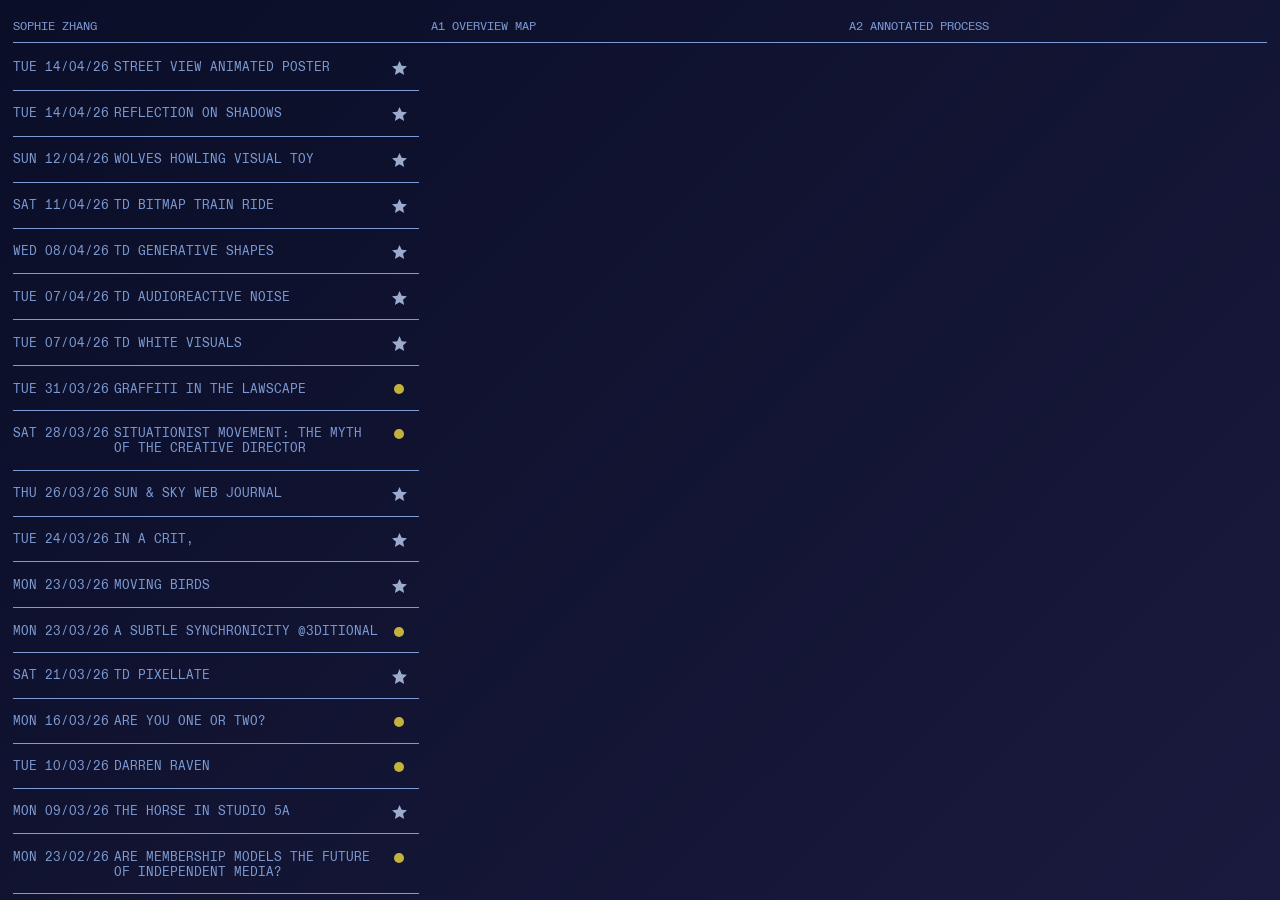
<file: index.html>
<!doctype html>
<html lang="en">
    <!--head is the brain contains all useful bts information-->
    <head>
        <!--english character set-->
        <meta charset="UTF-8" />
        <!--description-->
        <meta name="viewport" content="width=device-width, initial-scale=1.0" />
        <title>Sophie Zhang Honours</title>
        <!--link to css-->
        <link rel="stylesheet" href="styles.css" />
        <link rel="icon" type="image/svg+xml" href="img/favicon.svg" />
        <script src="journal.js" defer></script>
        <script src="script.js" defer></script>
    </head>
    <!--the body of the page, contains all content that actually shows in the window browser-->
    <body>
        <!--load in real-timegradient sky background-->
        <div class="sky"></div>
        <!--open nav bar block-->
        <nav>
            <div class="nav-grid">
                <span class="nav-item">SOPHIE ZHANG</span>
                <a href="overviewmap.html" class="nav-item">A1 OVERVIEW MAP</a>
                <span class="nav-item">A2 ANNOTATED PROCESS</span>
            </div>
            <hr class="nav-rule" />
        </nav>
        <!--OPEN WRAPPER DIV-->
        <div id="wrapper">
            <!--OPEN ASIDE LEFT PANEL JOURNAL LIST-->
            <aside id="journal-list" class="collapsed"></aside>
            <!--CLOSE ASIDE LEFT PANEL JOURNAL LIST-->
            <main id="journal-content"></main>
        </div>
        <!--link javascript code file-->
        <script src="script.js"></script>
    </body>
</html>
</file>
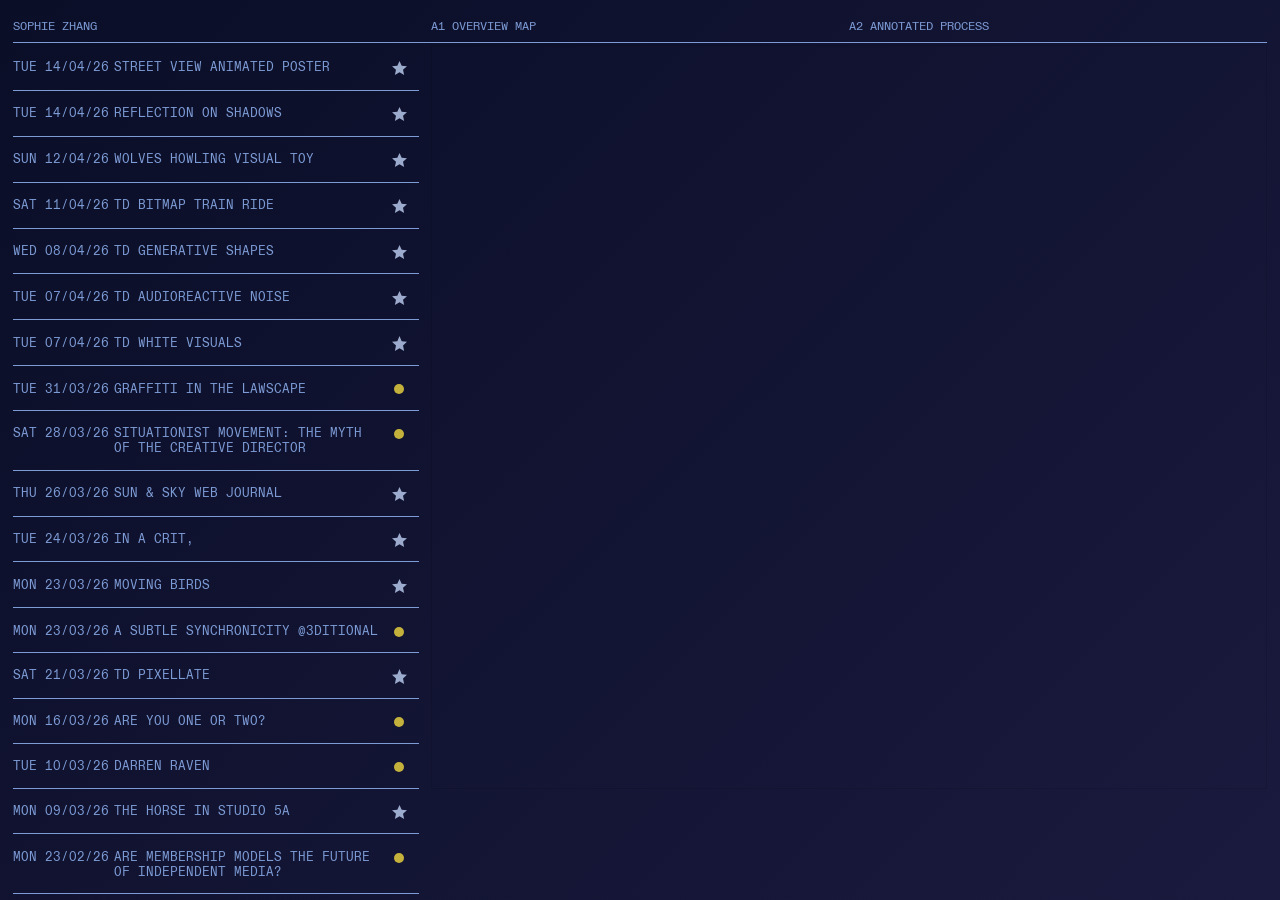
<file: A1-overviewmap.html>
<!doctype html>
<html lang="en">
    <!--head is the brain contains all useful bts information-->
    <head>
        <!--english character set-->
        <meta charset="UTF-8" />
        <!--description-->
        <meta name="viewport" content="width=device-width, initial-scale=1.0" />
        <title>Sophie Zhang Honours</title>
        <!--link to css-->
        <link rel="stylesheet" href="styles.css" />
        <script src="journal.js" defer></script>
    </head>
    <!--the body of the page, contains all content that actually shows in the window browser-->
    <body>
        <!--load in real-timegradient sky background-->
        <div class="sky"></div>
        <!--open nav bar block-->
        <nav>
            <div class="nav-grid">
                <span class="nav-item">SOPHIE ZHANG</span>
                <span class="nav-item">A1 OVERVIEW MAP</span>
                <span class="nav-item">A2 ANNOTATED PROCESS</span>
            </div>
            <hr class="nav-rule" />
        </nav>
        <!--OPEN WRAPPER DIV-->
        <div id="wrapper">
            <!--OPEN ASIDE LEFT PANEL JOURNAL LIST-->
            <aside id="journal-list" class="collapsed"></aside>
            <!--CLOSE ASIDE LEFT PANEL JOURNAL LIST-->
            <main id="journal-content">
                <iframe
                    title="Overview Map –Figma Prototype"
                        style="border: 1px solid rgba(0, 0, 0, 0.1)"
                    width="800"
                    height="450"
                    src="https://embed.figma.com/proto/k1Lld1AKt0UCiTLgtqVyOg/A1-overview-map?page-id=0%3A1&node-id=37-43&p=f&viewport=148%2C238%2C0.12&scaling=scale-down&content-scaling=fixed&starting-point-node-id=1%3A2&embed-host=share"
                    allowfullscreen></iframe>
            </main>
        </div>
        <!--link javascript code file-->
        <script src="script.js"></script>
    </body>
</html>
</file>
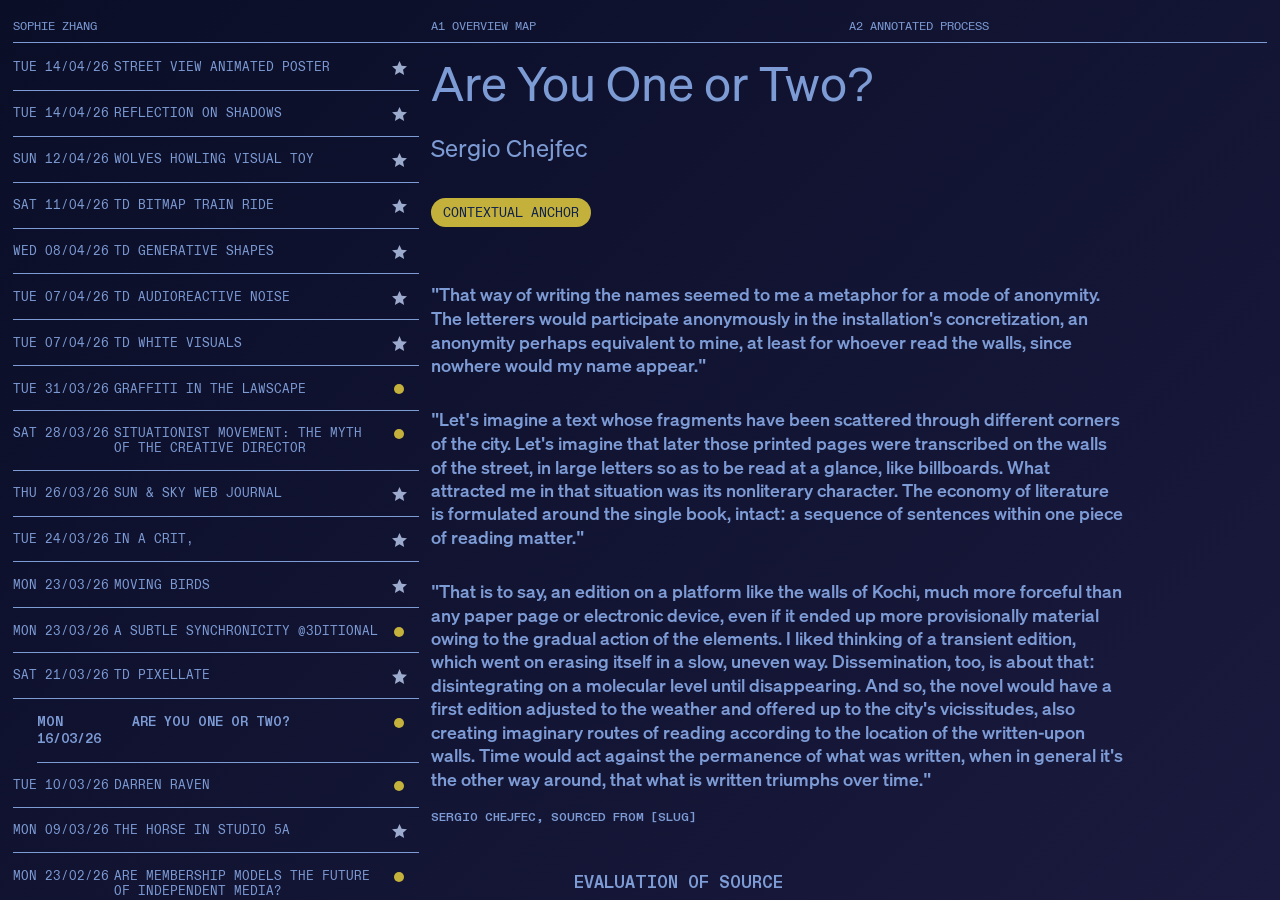
<file: areyouoneortwo.html>
<!doctype html>
<html lang="en">
    <head>
        <meta charset="UTF-8" />
        <meta name="viewport" content="width=device-width, initial-scale=1.0" />
        <title>Sophie Zhang Honours</title>
        <link rel="stylesheet" href="styles.css" />
        <link rel="icon" type="image/svg+xml" href="img/favicon.svg" />
        <script src="journal.js" defer></script>
    </head>
    <body>
        <div class="sky"></div>
        <nav>
            <div class="nav-grid">
                <span class="nav-item">SOPHIE ZHANG</span>
                <a href="overviewmap.html" class="nav-item">A1 OVERVIEW MAP</a>
                <span class="nav-item">A2 ANNOTATED PROCESS</span>
            </div>
            <hr class="nav-rule" />
        </nav>
        <div id="wrapper">
            <aside id="journal-list" class="collapsed"></aside>
            <main id="journal-content">
                <div class="content-heading">
                    <h1>Are You One or Two?</h1>
                    <h2>Sergio Chejfec</h2>
                </div>
                <div class="content-key">
                    <button class="content-type anchor">CONTEXTUAL ANCHOR</button>
                </div>
                <div id="content-body">
                    <div class="row">
                        <div class="col-10">
                            <p class="pullout">
                                "That way of writing the names seemed to me a metaphor for a mode of anonymity. The
                                letterers would participate anonymously in the installation's concretization, an
                                anonymity perhaps equivalent to mine, at least for whoever read the walls, since nowhere
                                would my name appear."
                            </p>
                            <p class="pullout">
                                "Let's imagine a text whose fragments have been scattered through different corners of
                                the city. Let's imagine that later those printed pages were transcribed on the walls of
                                the street, in large letters so as to be read at a glance, like billboards. What
                                attracted me in that situation was its nonliterary character. The economy of literature
                                is formulated around the single book, intact: a sequence of sentences within one piece
                                of reading matter."
                            </p>
                            <p class="pullout">
                                "That is to say, an edition on a platform like the walls of Kochi, much more forceful
                                than any paper page or electronic device, even if it ended up more provisionally
                                material owing to the gradual action of the elements. I liked thinking of a transient
                                edition, which went on erasing itself in a slow, uneven way. Dissemination, too, is
                                about that: disintegrating on a molecular level until disappearing. And so, the novel
                                would have a first edition adjusted to the weather and offered up to the city's
                                vicissitudes, also creating imaginary routes of reading according to the location of the
                                written-upon walls. Time would act against the permanence of what was written, when in
                                general it's the other way around, that what is written triumphs over time."
                            </p>
                            <p class="caption">
                                <a
                                    href="https://slug.directory/11-are-you-one-or-two-by-sergio-chejfec/"
                                    target="_blank">
                                    Sergio Chejfec, sourced from [SLUG]
                                </a>
                            </p>
                        </div>
                        <div class="col-2"></div>
                    </div>
                    <div class="row">
                        <div class="col-2"></div>
                        <div class="col-8">
                            <h4>EVALUATION OF SOURCE</h4>
                            <p>
                                <a
                                    href="https://slug.directory/11-are-you-one-or-two-by-sergio-chejfec/"
                                    target="_blank"
                                    >"Are You One or Two?"</a
                                >
                                by Sergio Chejfec and translated by Margaret Carson is a reading published on [SLUG],
                                which 'publishes pamphlets and distributes them via email'. Chejfec is an Argentine
                                Jewish writer whose work was prescribed as a writing workshop reading.
                            </p>
                            <h4>SUMMARY</h4>
                            <p>
                                A reflective, winding passage on his trip to Kochi, India, Chejfec reflects on one of
                                his installations in the city–a "first 'edition' of the work'–etched upon the walls of
                                Aspinwall. Chejfec wanders through notions of authorship in the artwork, the fragmentary
                                nature of the site-specific installation and notions of identity represented through
                                name–that of himself who was misconstrued as Baroni and that of the scribes who signed
                                their work with their first name and initialised their surname.
                            </p>
                            <h4>INTERPRETATION</h4>
                            <p>
                                It's a beautiful piece of writing which I genuinely enjoyed reading, but most of all
                                what resonated with me was the discussion of a "text whose fragments have been scattered
                                through the different corners of the city." This nonliterary character, a book as place,
                                open to all with a certain democracy and transience resonated with my own practice,
                                where I'm interested in exploring both urban identity, the cityscape as a medium for
                                visual communication and typography.
                            </p>
                        </div>
                        <div class="col-2"></div>
                    </div>
                </div>
            </main>
        </div>
        <script src="script.js"></script>
    </body>
</html>
</file>
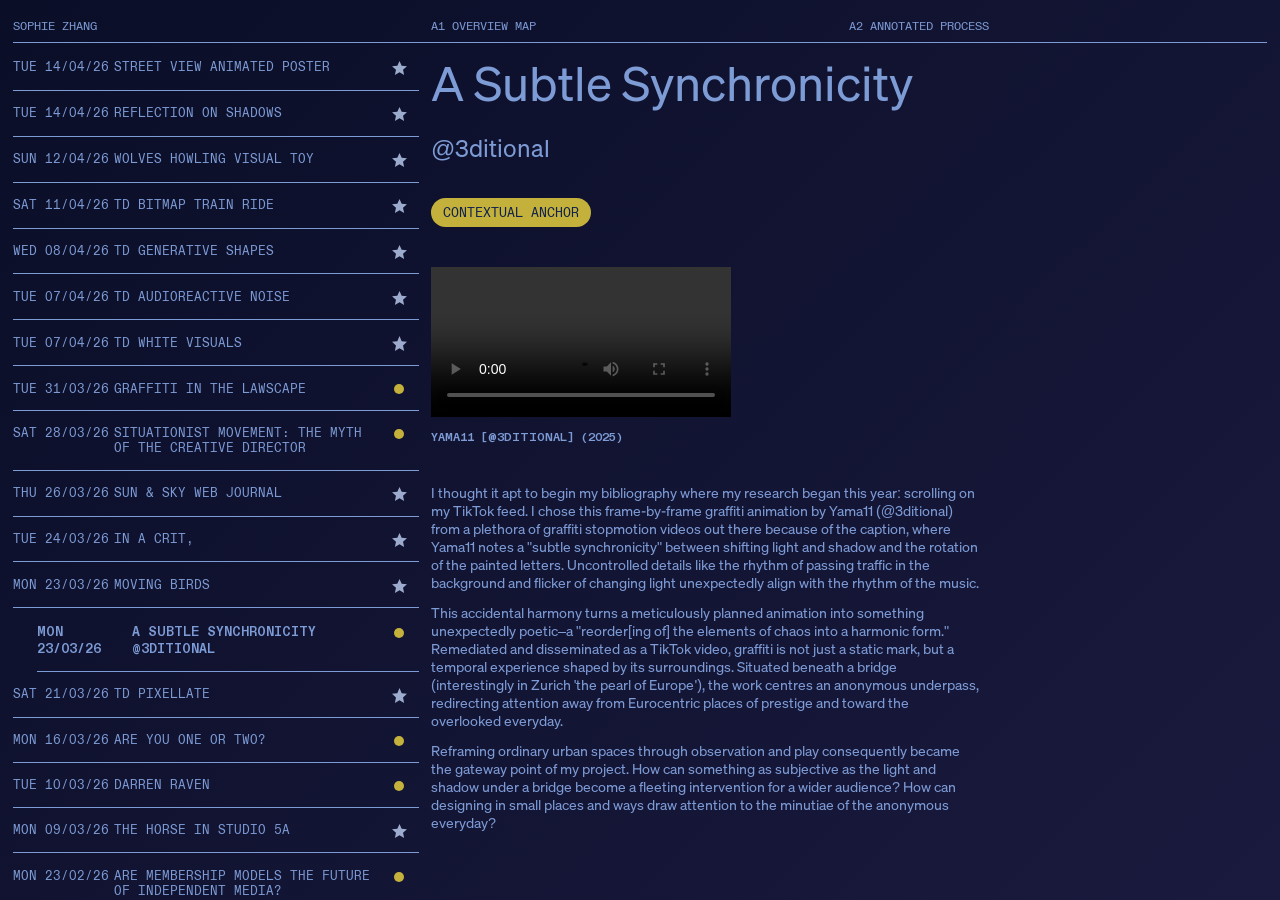
<file: asubtlesynch.html>
<!doctype html>
<html lang="en">
    <head>
        <meta charset="UTF-8" />
        <meta name="viewport" content="width=device-width, initial-scale=1.0" />
        <title>Sophie Zhang Honours</title>
        <link rel="stylesheet" href="styles.css" />
        <link rel="icon" type="image/svg+xml" href="img/favicon.svg" />
        <script src="journal.js" defer></script>
    </head>
    <body>
        <div class="sky"></div>
        <nav>
            <div class="nav-grid">
                <span class="nav-item">SOPHIE ZHANG</span>
                <a href="overviewmap.html" class="nav-item">A1 OVERVIEW MAP</a>
                <span class="nav-item">A2 ANNOTATED PROCESS</span>
            </div>
            <hr class="nav-rule" />
        </nav>
        <div id="wrapper">
            <aside id="journal-list" class="collapsed"></aside>
            <main id="journal-content">
                <div class="content-heading">
                    <h1>A Subtle Synchronicity</h1>
                    <h2>@3ditional</h2>
                </div>
                <div class="content-key">
                    <button class="content-type anchor">CONTEXTUAL ANCHOR</button>
                </div>
                <div id="content-body">
                    <div class="row">
                        <div class="col-5">
                            <div class="content-video">
                                <video controls loop playsinline>
                                    <source src="img/subtlesynch.mp4" type="video/mp4" />
                                </video>
                                <p class="caption">
                                    <a href="https://www.tiktok.com/@3dtional/video/7589592809628372246" target="_blank"
                                        >Yama11 [@3ditional] (2025)</a
                                    >
                                </p>
                            </div>
                        </div>
                        <div class="col-7"></div>
                    </div>
                    <div class="row">
                        <div class="col-8">
                            <p>
                                I thought it apt to begin my bibliography where my research began this year: scrolling
                                on my TikTok feed. I chose this frame-by-frame graffiti animation by Yama11 (@3ditional)
                                from a plethora of graffiti stopmotion videos out there because of the caption, where
                                Yama11 notes a "subtle synchronicity" between shifting light and shadow and the rotation
                                of the painted letters. Uncontrolled details like the rhythm of passing traffic in the
                                background and flicker of changing light unexpectedly align with the rhythm of the
                                music.
                            </p>
                            <p>
                                This accidental harmony turns a meticulously planned animation into something
                                unexpectedly poetic–a "reorder[ing of] the elements of chaos into a harmonic form."
                                Remediated and disseminated as a TikTok video, graffiti is not just a static mark, but a
                                temporal experience shaped by its surroundings. Situated beneath a bridge (interestingly
                                in Zurich 'the pearl of Europe'), the work centres an anonymous underpass, redirecting
                                attention away from Eurocentric places of prestige and toward the overlooked everyday.
                            </p>
                            <p>
                                Reframing ordinary urban spaces through observation and play consequently became the
                                gateway point of my project. How can something as subjective as the light and shadow
                                under a bridge become a fleeting intervention for a wider audience? How can designing in
                                small places and ways draw attention to the minutiae of the anonymous everyday?
                            </p>
                        </div>
                        <div class="col-4"></div>
                    </div>
                </div>
            </main>
        </div>
        <script src="script.js"></script>
    </body>
</html>
</file>
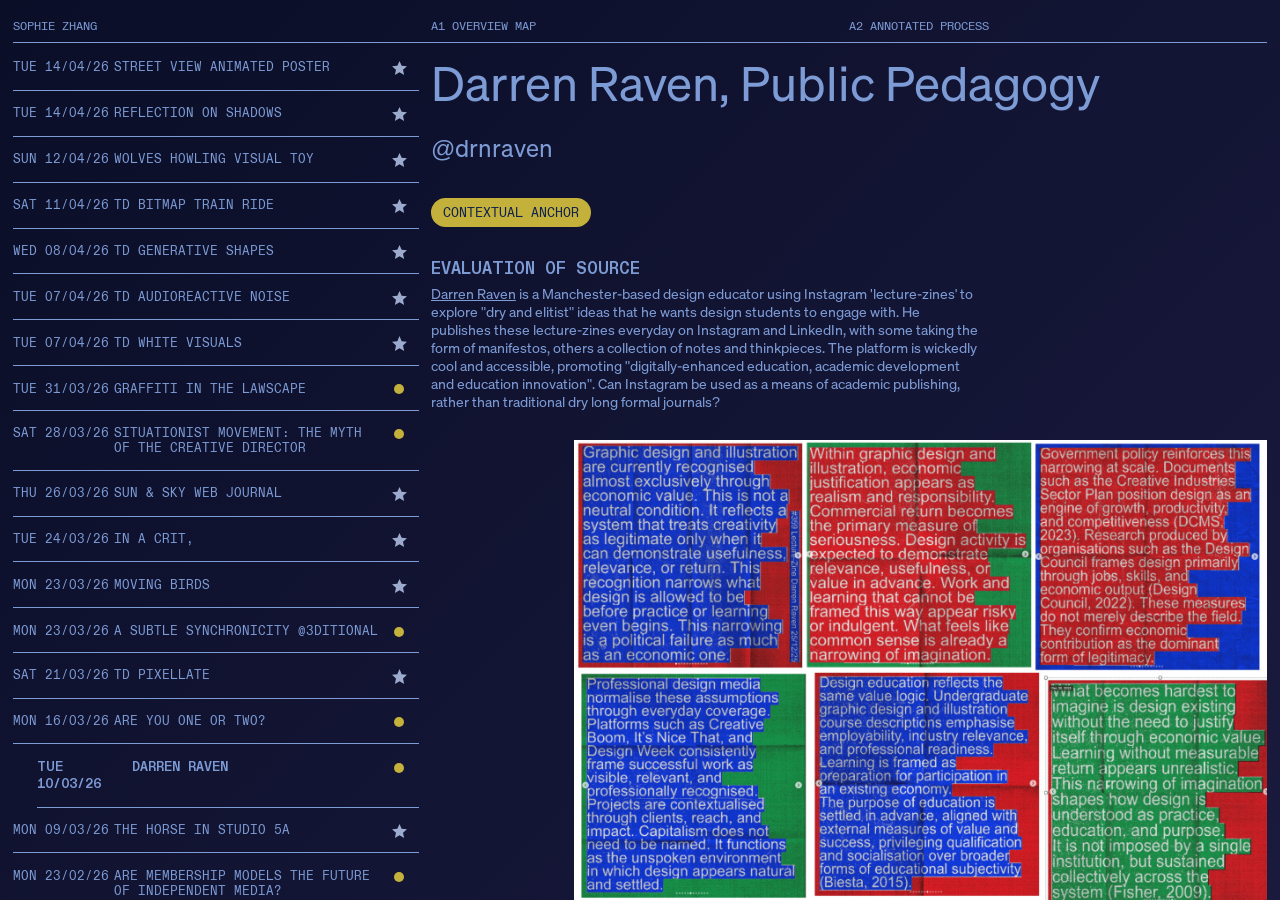
<file: darrenraven.html>
<!doctype html>
<html lang="en">
    <head>
        <meta charset="UTF-8" />
        <meta name="viewport" content="width=device-width, initial-scale=1.0" />
        <title>Sophie Zhang Honours</title>
        <link rel="stylesheet" href="styles.css" />
        <link rel="icon" type="image/svg+xml" href="img/favicon.svg" />
        <script src="journal.js" defer></script>
    </head>
    <body>
        <div class="sky"></div>
        <nav>
            <div class="nav-grid">
                <span class="nav-item">SOPHIE ZHANG</span>
                <a href="overviewmap.html" class="nav-item">A1 OVERVIEW MAP</a>
                <span class="nav-item">A2 ANNOTATED PROCESS</span>
            </div>
            <hr class="nav-rule" />
        </nav>
        <div id="wrapper">
            <aside id="journal-list" class="collapsed"></aside>
            <main id="journal-content">
                <div class="content-heading">
                    <h1>Darren Raven, Public Pedagogy</h1>
                    <h2>@drnraven</h2>
                </div>
                <div class="content-key">
                    <button class="content-type anchor">CONTEXTUAL ANCHOR</button>
                </div>
                <div id="content-body">
                    <div class="row">
                        <div class="col-8">
                            <h4 class="open">EVALUATION OF SOURCE</h4>
                            <p>
                                <a
                                    href="https://www.designweek.co.uk/lecturer-darren-raven-on-his-daily-design-zine-project/"
                                    target="_blank"
                                    >Darren Raven</a
                                >
                                is a Manchester-based design educator using Instagram 'lecture-zines' to explore "dry
                                and elitist" ideas that he wants design students to engage with. He publishes these
                                lecture-zines everyday on Instagram and LinkedIn, with some taking the form of
                                manifestos, others a collection of notes and thinkpieces. The platform is wickedly cool
                                and accessible, promoting "digitally-enhanced education, academic development and
                                education innovation". Can Instagram be used as a means of academic publishing, rather
                                than traditional dry long formal journals?
                            </p>
                        </div>
                        <div class="col-4"></div>
                    </div>
                    <div class="row">
                        <div class="col-2"></div>
                        <div class="col-10">
                            <img src="img/darrenraven.png" alt="A screenshot of Darren Raven's lecture-zine 359" />
                            <p class="caption">
                                <a href="https://www.instagram.com/p/DSrpObVjOyK/" target="_blank"
                                    >Darren Raven, Lecture Zine #359 (2025)</a
                                >
                            </p>
                        </div>
                    </div>
                    <div class="row">
                        <div class="col-8">
                            <h4>SUMMARY</h4>
                            <p>
                                This lecture-zine expounds and challenges how the only value of design and illustration
                                industry lies in economic value or profit, condemning the narrowness and limitations of
                                such a capitalist valorisation in today's society. When commercial return is the only
                                measure of 'good' 'serious' design, what does that say about creativity, imagination and
                                risk-taking for designers? Who says economic contribution is the dominant, or only, form
                                of legitimacy?
                            </p>
                        </div>
                        <div class="col-4"></div>
                    </div>
                    <div class="row">
                        <div class="col-2"></div>
                        <div class="col-9">
                            <p class="pullout">
                                "Graphic design and illustration are currently recognised almost exclusively through
                                economic value. This is not a neutral condition."
                            </p>
                            <p class="pullout">
                                "It took me years to figure out why I dislike certain things. I dislike virtuosity. I
                                prefer rough, raw, unpolished, 'bad', quirky, weird. Some guy playing a perfect guitar
                                solo or some super polished drawing just seem dead to me. This is growing as I age. The
                                music I imagine to be listening to on my deathbed will just be some guy screaming into a
                                bucket perhaps? The main thing I've realised with teaching over the years is how many
                                people, when faced with an impasse, choice, some slight confusion etc is that they stop.
                                Fuck that. If you don't know what to do do more of anything. Something will come from
                                that. There is no 'right track'. Your anxieties about getting it right or you're not
                                good enough are the whispering voices of the tyrannical capitalist overlords of the
                                patriarchy trying to keep you in your place. Throw away the instruction manuals. Punch
                                that 'well actually you need to do it like this' Nazi in the face. If no one knows what
                                you're doing how can they tell you you're doing it wrong. The references might be hard
                                to read but if you pinch into the you can see them clearly. Check them out. Do some
                                reading or just put their names into an AI or something. Glean."
                            </p>
                            <p class="caption">
                                <a
                                    href="https://www.instagram.com/p/DHVTiTsi8NK/?utm_source=ig_web_copy_link&igsh=NTc4MTIwNjQ2YQ%3D%3D"
                                    target="_blank">
                                    Darren Raven, The Tyranny of Craft (2025)
                                </a>
                            </p>
                        </div>
                        <div class="col-1"></div>
                    </div>
                    <div class="row">
                        <div class="col-8">
                            <h4>INTERPRETATION</h4>
                            <p>
                                Found this little thing buried in my Instagram saves. Fascinating & thought-provoking.
                                Insane read and I can't believe I didn't know about Darren Raven before. Even his way of
                                weaponising social media & the online platform as a tool for making information and
                                education accessible is insane. I love it because I'm not anti-social media but wished
                                it was used for good, to make info more accessible & widespread (the early promises of
                                the dotcom) rather than contribute to capitalism and the attention economy.
                            </p>
                            <p>Will read Capitalism Realism by Mark Fisher (what inspired this lecture zine) next!</p>
                        </div>
                        <div class="col-4"></div>
                    </div>
                </div>
            </main>
        </div>
        <script src="script.js"></script>
    </body>
</html>
</file>
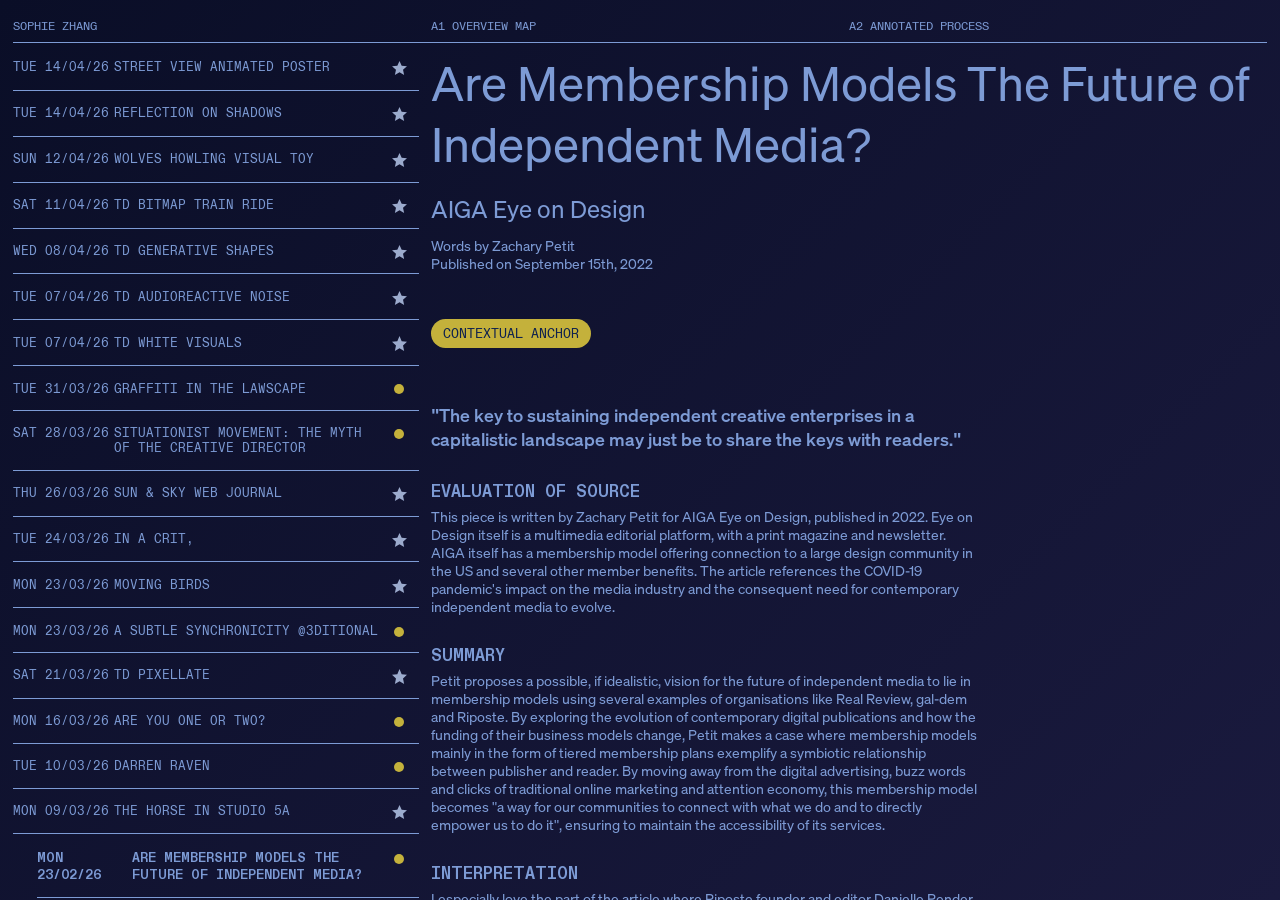
<file: futureindependentmedia.html>
<!doctype html>
<html lang="en">
    <head>
        <meta charset="UTF-8" />
        <meta name="viewport" content="width=device-width, initial-scale=1.0" />
        <title>Sophie Zhang Honours</title>
        <link rel="stylesheet" href="styles.css" />
        <link rel="icon" type="image/svg+xml" href="img/favicon.svg" />
        <script src="journal.js" defer></script>
    </head>
    <body>
        <div class="sky"></div>
        <nav>
            <div class="nav-grid">
                <span class="nav-item">SOPHIE ZHANG</span>
                <a href="overviewmap.html" class="nav-item">A1 OVERVIEW MAP</a>
                <span class="nav-item">A2 ANNOTATED PROCESS</span>
            </div>
            <hr class="nav-rule" />
        </nav>
        <div id="wrapper">
            <aside id="journal-list" class="collapsed"></aside>
            <main id="journal-content">
                <div class="content-heading">
                    <h1>Are Membership Models The Future of Independent Media?</h1>
                    <h2>AIGA Eye on Design</h2>
                    <h3>
                        Words by Zachary Petit <br />
                        Published on September 15th, 2022
                    </h3>
                </div>
                <div class="content-key">
                    <button class="content-type anchor">CONTEXTUAL ANCHOR</button>
                </div>
                <div id="content-body">
                    <div class="row">
                        <div class="col-8">
                            <p class="pullout start">
                                "The key to sustaining independent creative enterprises in a capitalistic landscape may
                                just be to share the keys with readers."
                            </p>
                        </div>
                    </div>
                    <div class="row">
                        <div class="col-8">
                            <h4>EVALUATION OF SOURCE</h4>
                            <p>
                                This piece is written by Zachary Petit for AIGA Eye on Design, published in 2022. Eye on
                                Design itself is a multimedia editorial platform, with a print magazine and newsletter.
                                AIGA itself has a membership model offering connection to a large design community in
                                the US and several other member benefits. The article references the COVID-19 pandemic's
                                impact on the media industry and the consequent need for contemporary independent media
                                to evolve.
                            </p>
                        </div>
                        <div class="col-4"></div>
                    </div>
                    <div class="row">
                        <div class="col-8">
                            <h4>SUMMARY</h4>
                            <p>
                                Petit proposes a possible, if idealistic, vision for the future of independent media to
                                lie in membership models using several examples of organisations like Real Review,
                                gal-dem and Riposte. By exploring the evolution of contemporary digital publications and
                                how the funding of their business models change, Petit makes a case where membership
                                models mainly in the form of tiered membership plans exemplify a symbiotic relationship
                                between publisher and reader. By moving away from the digital advertising, buzz words
                                and clicks of traditional online marketing and attention economy, this membership model
                                becomes "a way for our communities to connect with what we do and to directly empower us
                                to do it", ensuring to maintain the accessibility of its services.
                            </p>
                        </div>
                        <div class="col-4"></div>
                    </div>
                    <div class="row">
                        <div class="col-8">
                            <h4>INTERPRETATION</h4>
                            <p>
                                I especially love the part of the article where Riposte founder and editor Danielle
                                Pender said "if we only publish things that get a lot of eyeballs and clicks, aka make
                                money, what is happening to the stories and people that don't drive traffic? Does that
                                mean their stories aren't as valid or worthwhile?" As someone who's an unhappy
                                participant of the attention economy and monetised ads, sponsorships and endless screen
                                time, I love this alternative business model for independent media to survive under a
                                community of those who give what they can, and what this can do for a world where voices
                                and opinions of anything (even and especially those I disagree with) can be expressed.
                                Facilitating open conversation, dialogue and free democratic journalism are all
                                extremely important values of mine.
                            </p>
                        </div>
                        <div class="col-4"></div>
                    </div>
                    <div class="row">
                        <div class="col-8">
                            <p class="pullout">
                                "That's why independent media is more important than ever. We need different voices and
                                different stories and a wider perspective on all sorts of issues — even if we don't
                                totally agree."
                            </p>
                        </div>
                        <div class="col-4"></div>
                    </div>
                </div>
            </main>
        </div>
        <script src="script.js"></script>
    </body>
</html>
</file>
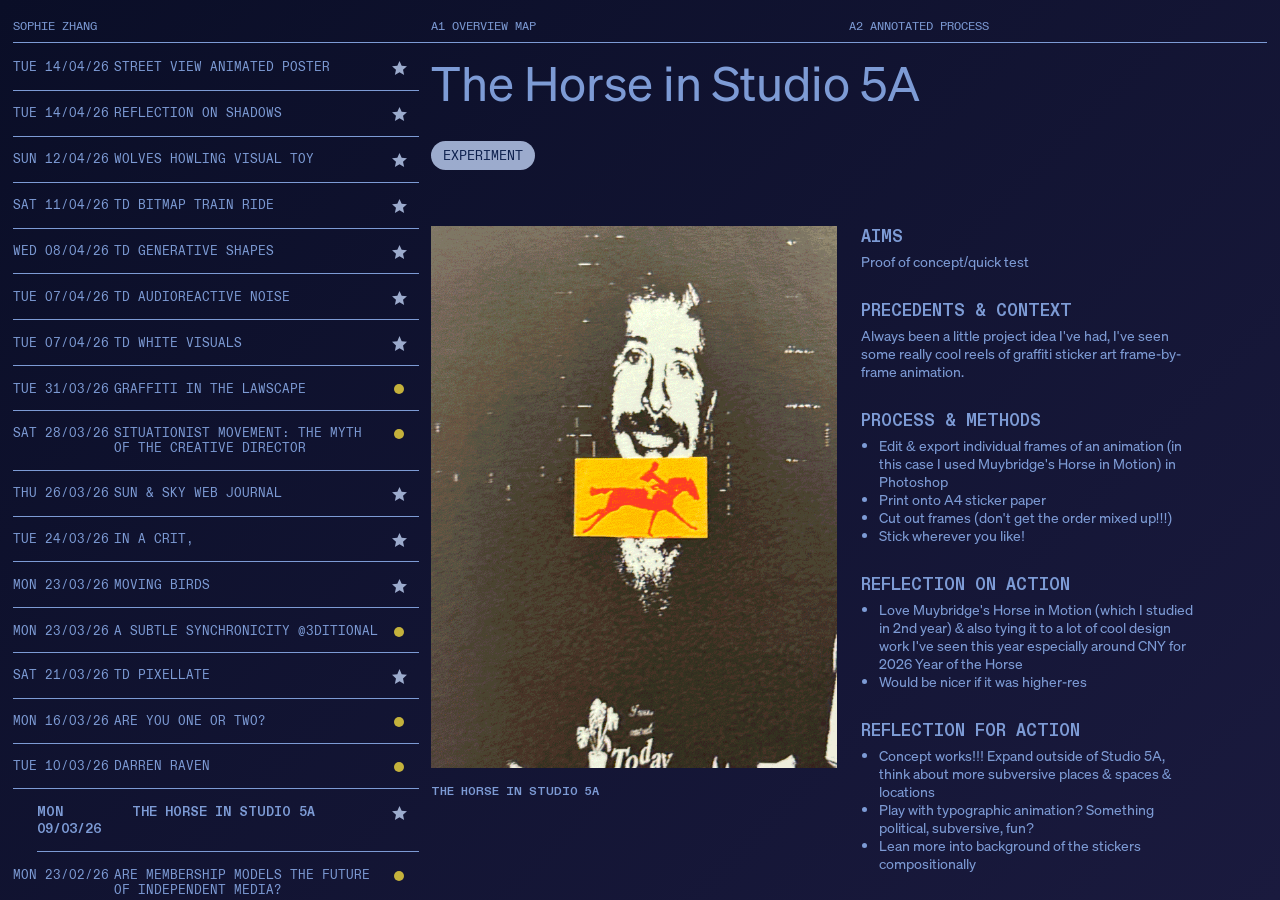
<file: horsein5a.html>
<!doctype html>
<html lang="en">
    <head>
        <meta charset="UTF-8" />
        <meta name="viewport" content="width=device-width, initial-scale=1.0" />
        <title>Sophie Zhang Honours</title>
        <link rel="stylesheet" href="styles.css" />
        <link rel="icon" type="image/svg+xml" href="img/favicon.svg" />
        <script src="journal.js" defer></script>
    </head>
    <body>
        <div class="sky"></div>
        <nav>
            <div class="nav-grid">
                <span class="nav-item">SOPHIE ZHANG</span>
                <a href="overviewmap.html" class="nav-item">A1 OVERVIEW MAP</a>
                <span class="nav-item">A2 ANNOTATED PROCESS</span>
            </div>
            <hr class="nav-rule" />
        </nav>
        <div id="wrapper">
            <aside id="journal-list" class="collapsed"></aside>
            <main id="journal-content">
                <div class="content-heading">
                    <h1>The Horse in Studio 5A</h1>
                </div>
                <div class="content-key">
                    <button class="content-type project">EXPERIMENT</button>
                </div>
                <div id="content-body">
                    <div class="row">
                        <div class="col-6">
                            <img
                                src="img/horsein5a.gif"
                                alt="A graffiti sticker stopmotion of a horse galloping through Studio 5A"/>
                            <p class="caption">The Horse in Studio 5A</p>
                        </div>
                        <div class="col-5">
                            <h4>AIMS</h4>
                            <p>Proof of concept/quick test</p>
                            <h4>PRECEDENTS & CONTEXT</h4>
                            <p>
                                Always been a little project idea I've had, I've seen some really cool reels of graffiti
                                sticker art frame-by-frame animation.
                            </p>
                            <h4>PROCESS & METHODS</h4>
                            <ul>
                                <li>
                                    Edit & export individual frames of an animation (in this case I used Muybridge's
                                    Horse in Motion) in Photoshop
                                </li>
                                <li>Print onto A4 sticker paper</li>
                                <li>Cut out frames (don't get the order mixed up!!!)</li>
                                <li>Stick wherever you like!</li>
                            </ul>
                            <h4>REFLECTION ON ACTION</h4>
                            <ul>
                                <li>
                                    Love Muybridge's Horse in Motion (which I studied in 2nd year) & also tying it to a
                                    lot of cool design work I've seen this year especially around CNY for 2026 Year of
                                    the Horse
                                </li>
                                <li>Would be nicer if it was higher-res</li>
                            </ul>
                            <h4>REFLECTION FOR ACTION</h4>
                            <ul>
                                <li>
                                    Concept works!!! Expand outside of Studio 5A, think about more subversive places &
                                    spaces & locations
                                </li>
                                <li>Play with typographic animation? Something political, subversive, fun?</li>
                                <li>Lean more into background of the stickers compositionally</li>
                            </ul>
                        </div>
                        <div class="col-1"></div>
                    </div>
                </div>
            </main>
        </div>
        <script src="script.js"></script>
    </body>
</html>
</file>
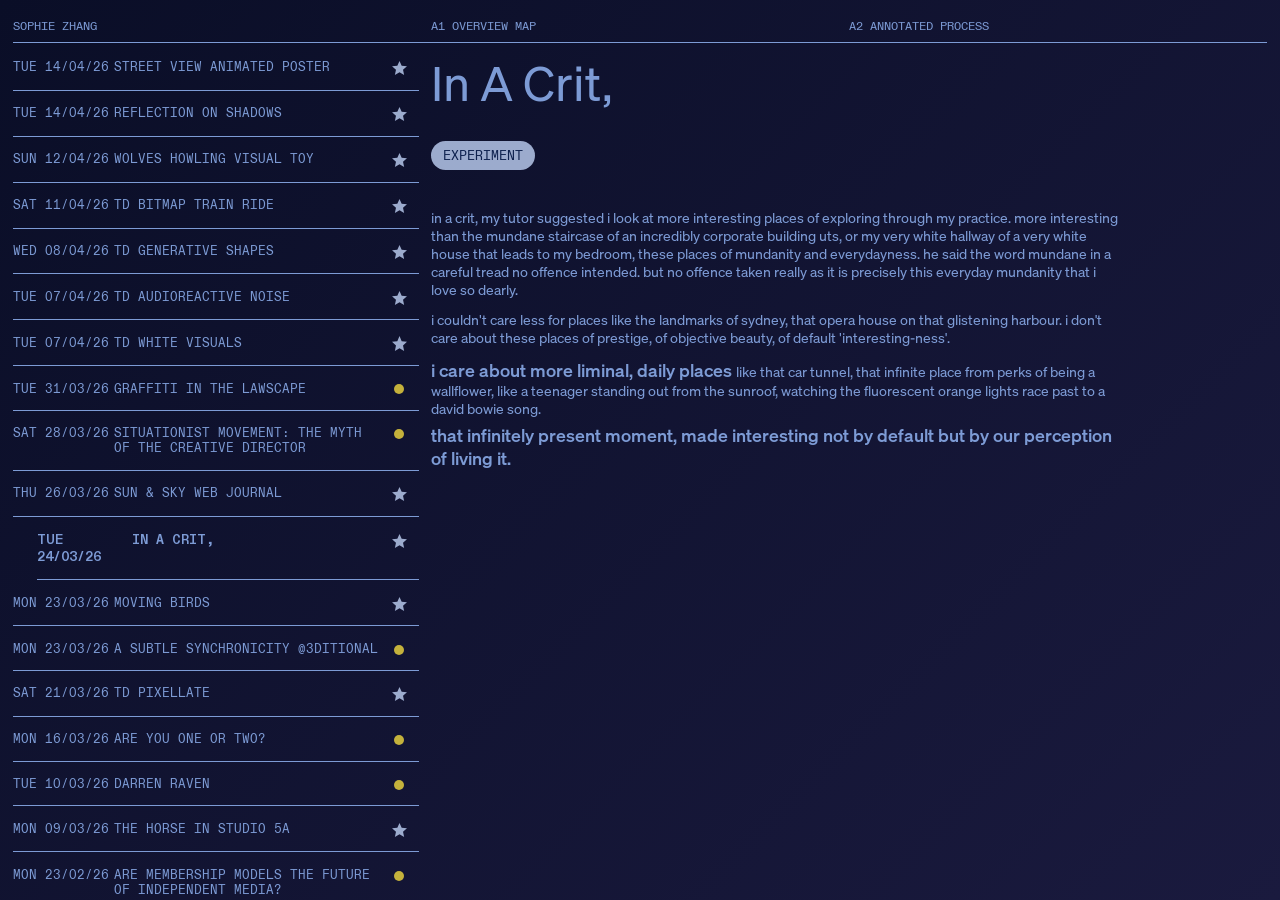
<file: inacrit.html>
<!doctype html>
<html lang="en">
    <head>
        <meta charset="UTF-8" />
        <meta name="viewport" content="width=device-width, initial-scale=1.0" />
        <title>Sophie Zhang Honours</title>
        <link rel="stylesheet" href="styles.css" />
        <link rel="icon" type="image/svg+xml" href="img/favicon.svg" />
        <script src="journal.js" defer></script>
    </head>
    <body>
        <div class="sky"></div>
        <nav>
            <div class="nav-grid">
                <span class="nav-item">SOPHIE ZHANG</span>
                <a href="overviewmap.html" class="nav-item">A1 OVERVIEW MAP</a>
                <span class="nav-item">A2 ANNOTATED PROCESS</span>
            </div>
            <hr class="nav-rule" />
        </nav>
        <div id="wrapper">
            <aside id="journal-list" class="collapsed"></aside>
            <main id="journal-content">
                <div class="content-heading">
                    <h1>In A Crit,</h1>
                </div>
                <div class="content-key">
                    <button class="content-type project">EXPERIMENT</button>
                </div>
                <div id="content-body">
                    <div class="row">
                        <div class="col-10">
                            <p>
                                in a crit, my tutor suggested i look at more interesting places of exploring through my
                                practice. more interesting than the mundane staircase of an incredibly corporate building
                                uts, or my very white hallway of a very white house that leads to my bedroom, these places
                                of mundanity and everydayness. he said the word mundane in a careful tread no offence
                                intended. but no offence taken really as it is precisely this everyday mundanity that i love
                                so dearly.
                            </p>
                            <p>
                                i couldn't care less for places like the landmarks of sydney, that opera house on that
                                glistening harbour. i don't care about these places of prestige, of objective beauty, of
                                default 'interesting-ness'.
                            </p>
                            <p>
                                <span class="pullout"> i care about more liminal, daily places </span> like that car tunnel,
                                that infinite place from perks of being a wallflower, like a teenager standing out from the
                                sunroof, watching the fluorescent orange lights race past to a david bowie song.
                            </p>
                            <p class="pullout open">
                                that infinitely present moment, made interesting not by default but by our perception of
                                living it.
                            </p>
                        </div>
                        <div class="col-2"></div>
                    </div>
                </div>
            </main>
        </div>
        <script src="script.js"></script>
    </body>
</html>
</file>
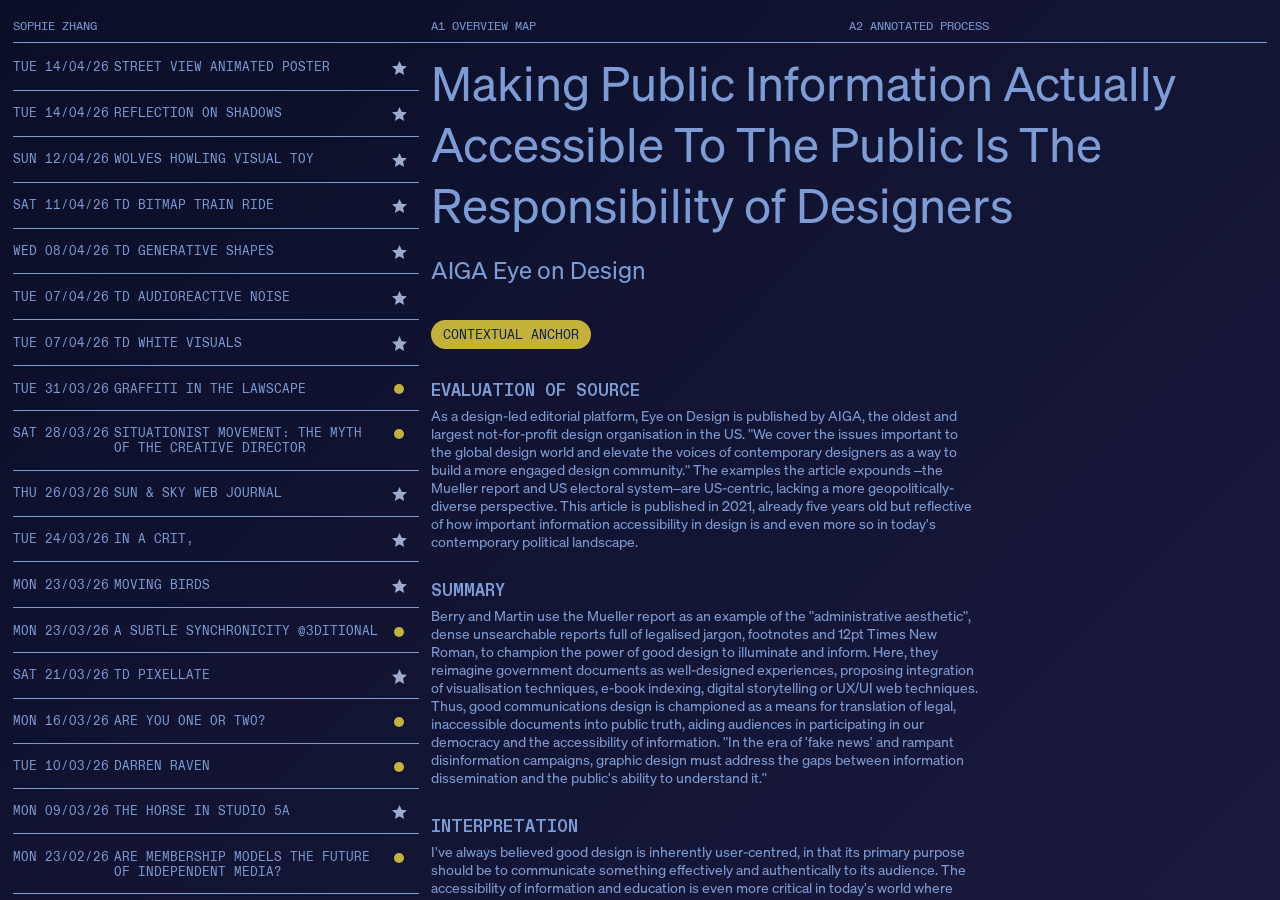
<file: makingpublicinfo.html>
<!doctype html>
<html lang="en">
    <head>
        <meta charset="UTF-8" />
        <meta name="viewport" content="width=device-width, initial-scale=1.0" />
        <title>Sophie Zhang Honours</title>
        <link rel="stylesheet" href="styles.css" />
        <link rel="icon" type="image/svg+xml" href="img/favicon.svg" />
        <script src="journal.js" defer></script>
    </head>
    <body>
        <div class="sky"></div>
        <nav>
            <div class="nav-grid">
                <span class="nav-item">SOPHIE ZHANG</span>
                <a href="overviewmap.html" class="nav-item">A1 OVERVIEW MAP</a>
                <span class="nav-item">A2 ANNOTATED PROCESS</span>
            </div>
            <hr class="nav-rule" />
        </nav>
        <div id="wrapper">
            <aside id="journal-list" class="collapsed"></aside>
            <main id="journal-content">
                <div class="content-heading">
                    <h1>
                        Making Public Information Actually Accessible To The Public Is The Responsibility of Designers
                    </h1>
                    <h2>AIGA Eye on Design</h2>
                </div>
                <div class="content-key">
                    <button class="content-type anchor">CONTEXTUAL ANCHOR</button>
                </div>
                <div id="content-body">
                    <div class="row">
                        <div class="col-8">
                            <h4 class="open">EVALUATION OF SOURCE</h4>
                            <p>
                                As a design-led editorial platform, Eye on Design is published by AIGA, the oldest and
                                largest not-for-profit design organisation in the US. "We cover the issues important to
                                the global design world and elevate the voices of contemporary designers as a way to
                                build a more engaged design community." The examples the article expounds –the Mueller
                                report and US electoral system–are US-centric, lacking a more geopolitically-diverse
                                perspective. This article is published in 2021, already five years old but reflective of
                                how important information accessibility in design is and even more so in today's
                                contemporary political landscape.
                            </p>
                        </div>
                        <div class="col-4"></div>
                    </div>
                    <div class="row">
                        <div class="col-8">
                            <h4>SUMMARY</h4>
                            <p>
                                Berry and Martin use the Mueller report as an example of the "administrative aesthetic",
                                dense unsearchable reports full of legalised jargon, footnotes and 12pt Times New Roman,
                                to champion the power of good design to illuminate and inform. Here, they reimagine
                                government documents as well-designed experiences, proposing integration of
                                visualisation techniques, e-book indexing, digital storytelling or UX/UI web techniques.
                                Thus, good communications design is championed as a means for translation of legal,
                                inaccessible documents into public truth, aiding audiences in participating in our
                                democracy and the accessibility of information. "In the era of 'fake news' and rampant
                                disinformation campaigns, graphic design must address the gaps between information
                                dissemination and the public's ability to understand it."
                            </p>
                        </div>
                        <div class="col-4"></div>
                    </div>
                    <div class="row">
                        <div class="col-8">
                            <h4>INTERPRETATION</h4>
                            <p>
                                I've always believed good design is inherently user-centred, in that its primary purpose
                                should be to communicate something effectively and authentically to its audience. The
                                accessibility of information and education is even more critical in today's world where
                                misinformation, fake news and polarising rhetoric dominate Trump's America–and where
                                little is known in my generation's conscience of the broader political landscape,
                                especially away from the US or Eurocentric world. I learned about Walter Benjamin's
                                "politicisation of aesthetics" where art is functional and answers to politics.
                                "Aesthetics should be responsible for and responsive to the true needs of the people."
                            </p>
                        </div>
                        <div class="col-4"></div>
                    </div>
                </div>
            </main>
        </div>
        <script src="script.js"></script>
    </body>
</html>
</file>
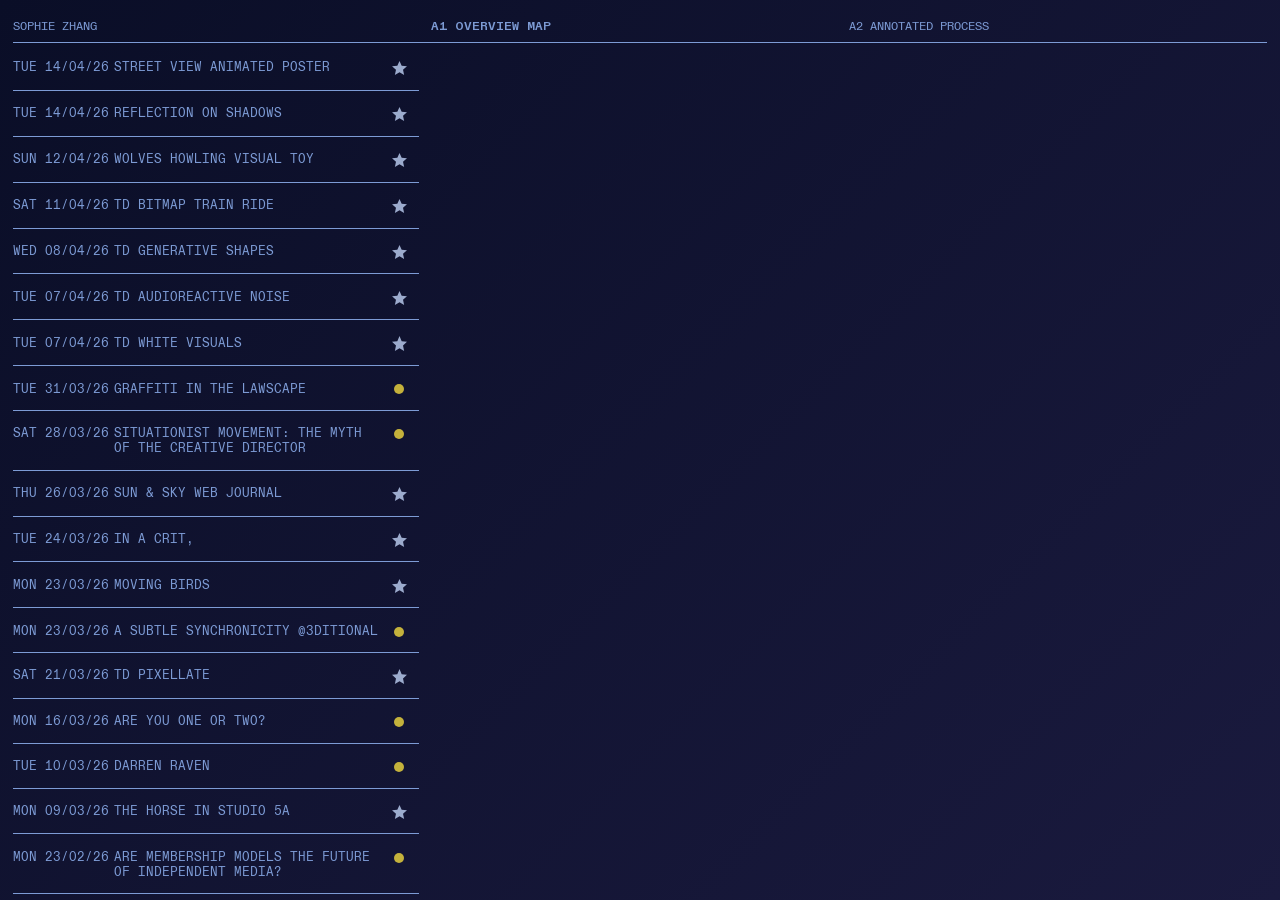
<file: overviewmap.html>
<!doctype html>
<html lang="en">
    <!--head is the brain contains all useful bts information-->
    <head>
        <!--english character set-->
        <meta charset="UTF-8" />
        <!--description-->
        <meta name="viewport" content="width=device-width, initial-scale=1.0" />
        <title>Sophie Zhang Honours</title>
        <!--link to css-->
        <link rel="stylesheet" href="styles.css" />
        <link rel="icon" type="image/svg+xml" href="img/favicon.svg" />
        <script src="journal.js" defer></script>
    </head>
    <!--the body of the page, contains all content that actually shows in the window browser-->
    <body>
        <!--load in real-timegradient sky background-->
        <div class="sky"></div>
        <!--open nav bar block-->
        <nav>
            <div class="nav-grid">
                <span class="nav-item">SOPHIE ZHANG</span>
                <a href="overviewmap.html" class="nav-item active">A1 OVERVIEW MAP</a>
                <span class="nav-item">A2 ANNOTATED PROCESS</span>
            </div>
            <hr class="nav-rule" />
        </nav>
        <!--OPEN WRAPPER DIV-->
        <div id="wrapper">
            <!--OPEN ASIDE LEFT PANEL JOURNAL LIST-->
            <aside id="journal-list" class="collapsed"></aside>
            <!--CLOSE ASIDE LEFT PANEL JOURNAL LIST-->
            <main id="journal-content">
                <iframe
                    title="Overview Map – Figma Prototype"
                    src="https://embed.figma.com/proto/k1Lld1AKt0UCiTLgtqVyOg/A1-overview-map?page-id=0%3A1&node-id=1-2&p=f&viewport=148%2C238%2C0.12&scaling=scale-down&content-scaling=fixed&starting-point-node-id=1%3A2&embed-host=share"
                    allowfullscreen>
                </iframe>
            </main>
        </div>
        <!--link javascript code file-->
        <script src="script.js"></script>
    </body>
</html>
</file>
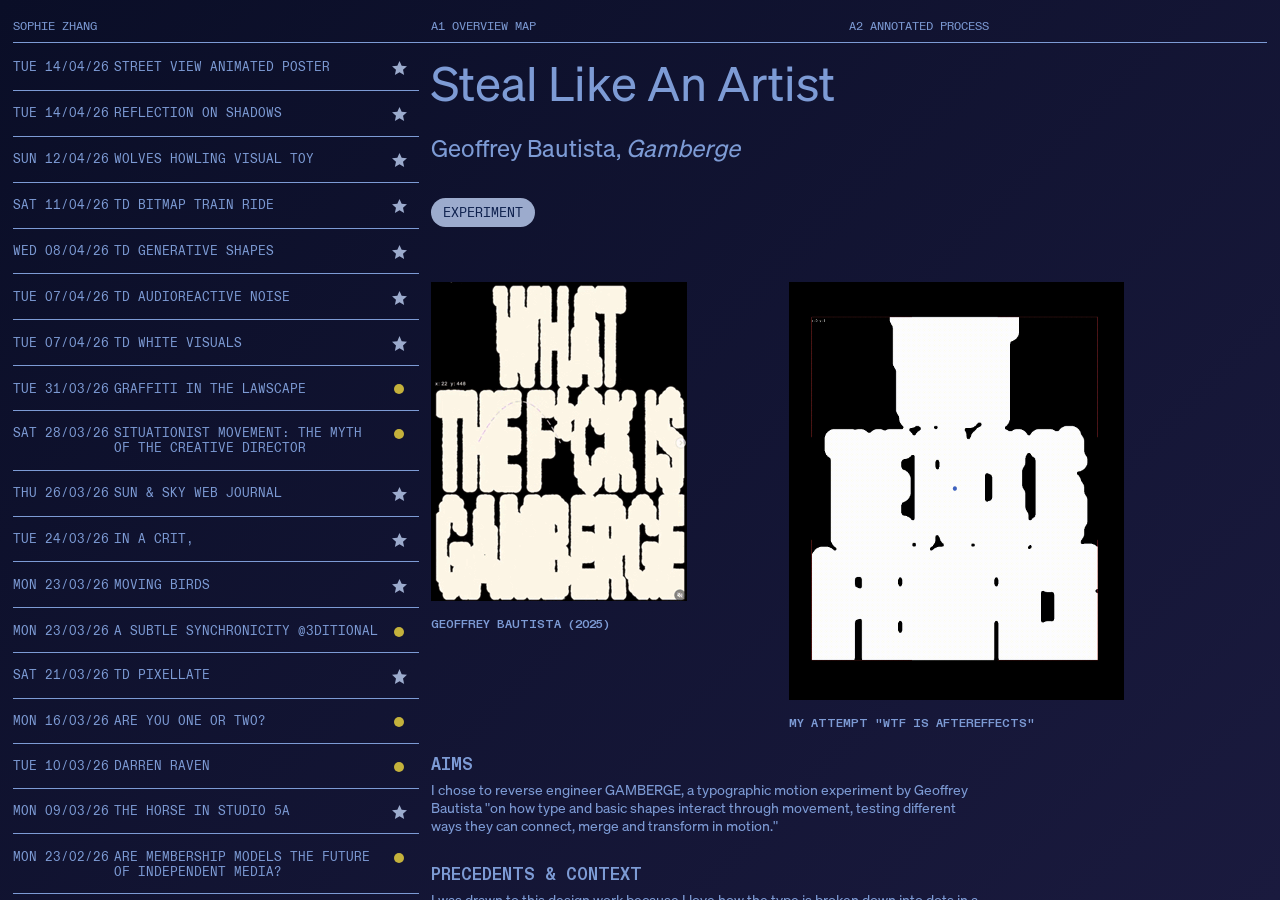
<file: steallikeanartist.html>
<!doctype html>
<html lang="en">
    <head>
        <meta charset="UTF-8" />
        <meta name="viewport" content="width=device-width, initial-scale=1.0" />
        <title>Sophie Zhang Honours</title>
        <link rel="stylesheet" href="styles.css" />
        <link rel="icon" type="image/svg+xml" href="img/favicon.svg" />
        <script src="journal.js" defer></script>
    </head>
    <body>
        <div class="sky"></div>
        <nav>
            <div class="nav-grid">
                <span class="nav-item">SOPHIE ZHANG</span>
                <a href="overviewmap.html" class="nav-item">A1 OVERVIEW MAP</a>
                <span class="nav-item">A2 ANNOTATED PROCESS</span>
            </div>
            <hr class="nav-rule" />
        </nav>
        <div id="wrapper">
            <aside id="journal-list" class="collapsed"></aside>
            <main id="journal-content">
                <div class="content-heading">
                    <h1>Steal Like An Artist</h1>
                    <h2>Geoffrey Bautista, <span class="italic">Gamberge</span></h2>
                </div>
                <div class="content-key">
                    <button class="content-type project">EXPERIMENT</button>
                </div>
                <div id="content-body">
                    <div class="row">
                        <div class="col-5">
                            <img src="img/gamberge.gif" alt="Gamberge by Geoffrey Bautista" />
                            <p class="caption">
                                <a href="https://www.instagram.com/p/DMHux5soFuh/?img_index=1" target="_blank">
                                    Geoffrey Bautista (2025)
                                </a>
                            </p>
                        </div>
                        <div class="col-5">
                            <img src="img/wtfisae.gif" alt="My text animation of WTF is AfterEffects" />
                            <p class="caption">My attempt "WTF is AfterEffects"</p>
                        </div>
                        <div class="col-2"></div>
                    </div>
                    <div class="row">
                        <div class="col-8">
                            <h4 class="open">AIMS</h4>
                            <p>
                                I chose to reverse engineer GAMBERGE, a typographic motion experiment by Geoffrey
                                Bautista "on how type and basic shapes interact through movement, testing different ways
                                they can connect, merge and transform in motion."
                            </p>
                            <h4>PRECEDENTS & CONTEXT</h4>
                            <p>
                                I was drawn to this design work because I love how the type is broken down into dots in
                                a gritty, algorithmic process. I've played with type in a similar way, where letters are
                                blown up and distorted into illegibility with heavy stroke but not through AfterEffects
                                or motion (I historically hate motion hahah but rly wanna get better at it!!)
                            </p>
                        </div>
                        <div class="col-4"></div>
                    </div>
                    <div class="row">
                        <div class="col-8">
                            <h4>PROCESS & METHODS</h4>
                            <p>
                                Following
                                <a href="https://www.instagram.com/p/DMdVpyvI88B/" target="_blank"
                                    >this tutorial by Geoffrey Bautista.</a
                                >
                            </p>
                            <ul>
                                <li>New project in AfterEffects, to a new text layer</li>
                                <li>
                                    Playing around with effects CC Ball Action & Threshold, experimenting with grid
                                    spacing and ball size key frames
                                </li>
                                <li>
                                    Then applied Tracery (AE plugin), where I deviated from the tutorial a little with
                                    my own settings
                                </li>
                            </ul>
                        </div>
                        <div class="col-4"></div>
                    </div>
                    <div class="row">
                        <div class="col-8">
                            <h4>REFLECTION ON ACTION</h4>
                            <ul>
                                <li>
                                    Following a tutorial was incredibly useful and insightful because in recreating this
                                    typographic experiment, I have a greater understanding of AE & tools like plugins or
                                    CC Ball Action effects
                                </li>
                                <li>
                                    Often starting from scratch in an attempt to recreate an inspiring design is super
                                    intimidating/I feel lost & don't know where to start
                                </li>
                                <li>
                                    Only encouraging me to further delve into this area of experimentation... so much
                                    cool stuff I have yet to explore!
                                </li>
                            </ul>
                            <h4>REFLECTION FOR ACTION</h4>
                            <ul>
                                <li>
                                    My text animation still feels a bit messy & not as refined or intentional as I would
                                    like
                                </li>
                                <li>
                                    Get more comfortable playing around with these AE plugins & tools which I think have
                                    incredible potential
                                </li>
                            </ul>
                        </div>
                        <div class="col-4"></div>
                    </div>
                </div>
            </main>
        </div>
        <script src="script.js"></script>
    </body>
</html>
</file>
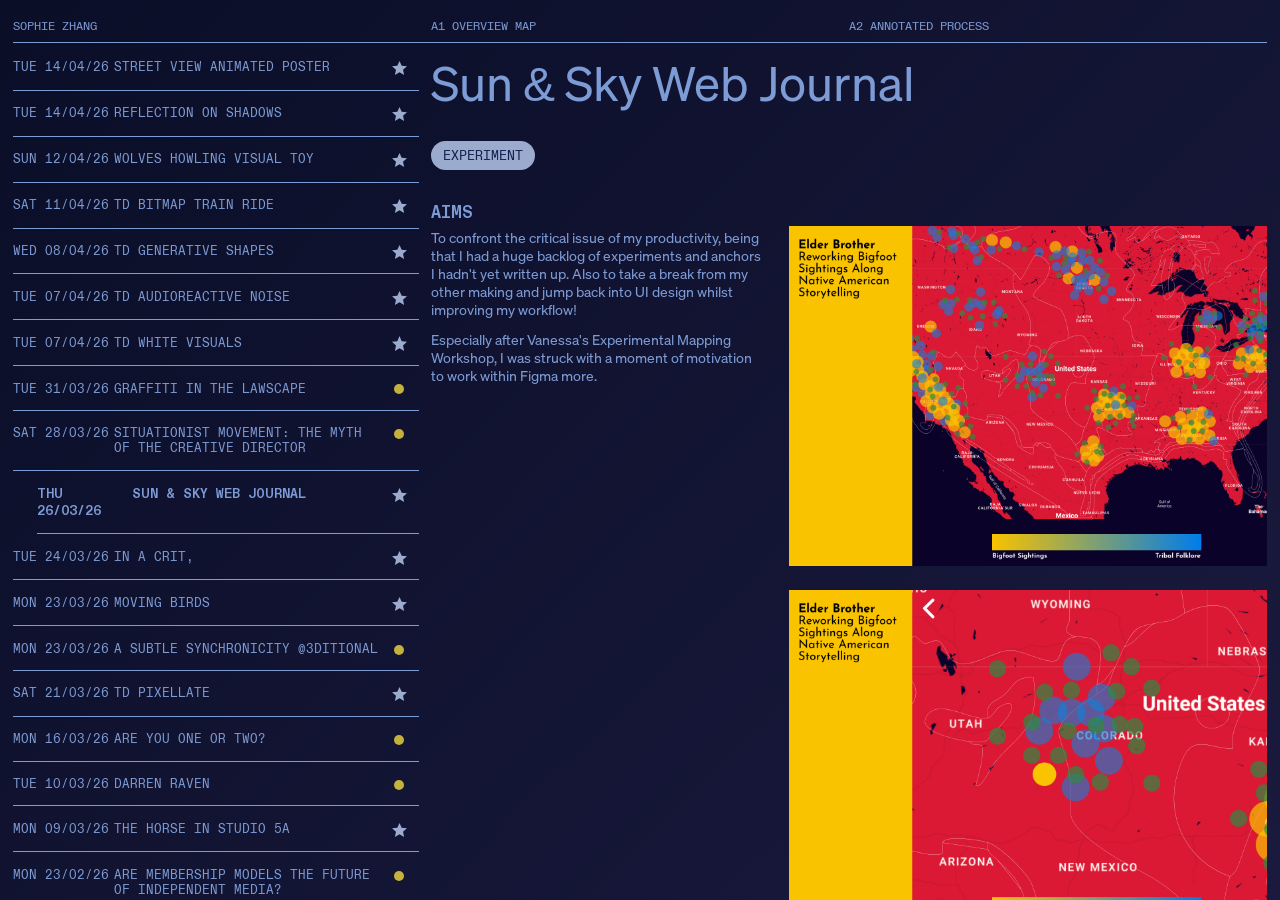
<file: sunskyjournal.html>
<!doctype html>
<html lang="en">
    <head>
        <meta charset="UTF-8" />
        <meta name="viewport" content="width=device-width, initial-scale=1.0" />
        <title>Sophie Zhang Honours</title>
        <link rel="stylesheet" href="styles.css" />
        <link rel="icon" type="image/svg+xml" href="img/favicon.svg" />
        <script src="journal.js" defer></script>
    </head>
    <body>
        <div class="sky"></div>
        <nav>
            <div class="nav-grid">
                <span class="nav-item">SOPHIE ZHANG</span>
                <a href="overviewmap.html" class="nav-item">A1 OVERVIEW MAP</a>
                <span class="nav-item">A2 ANNOTATED PROCESS</span>
            </div>
            <hr class="nav-rule" />
        </nav>
        <div id="wrapper">
            <aside id="journal-list" class="collapsed"></aside>
            <main id="journal-content">
                <div class="content-heading">
                    <h1>Sun & Sky Web Journal</h1>
                </div>
                <div class="content-key">
                    <button class="content-type project">EXPERIMENT</button>
                </div>
                <div id="content-body">
                    <div class="row">
                        <div class="col-5">
                            <h4 class="open">AIMS</h4>
                            <p>
                                To confront the critical issue of my productivity, being that I had a huge backlog of
                                experiments and anchors I hadn't yet written up. Also to take a break from my other
                                making and jump back into UI design whilst improving my workflow!
                            </p>
                            <p>
                                Especially after Vanessa's Experimental Mapping Workshop, I was struck with a moment of
                                motivation to work within Figma more.
                            </p>
                        </div>
                        <div class="col-7">
                            <img
                                src="img/vanessa-workshop-1.png"
                                alt="A screenshot of a web workshop outcome about mapping Bigfoot sightings in America."
                                class="imagegrid" />
                            <img
                                src="img/vanessa-workshop-2.png"
                                class="imagegrid"
                                alt="A screenshot of a web workshop outcome about mapping Bigfoot sightings in America." />
                            <p class="caption">
                                'Elder Brother', an experimental mapping outcome from Vanessa's workshop
                            </p>
                        </div>
                    </div>
                    <div class="row">
                        <div class="col-5">
                            <h4 class="open">VERSION 1 – FIGMA PROTOTYPE</h4>
                        </div>
                        <div class="col-7">
                            <div class="figma-embed">
                                <iframe
                                    title="Overview Map – Figma Prototype"
                                    style="aspect-ratio: 4/3;"
                                    src="https://embed.figma.com/proto/1sui1gebYhu5HDOHsukshD/VC-Hons-Journal?node-id=1-2&page-id=0%3A1&starting-point-node-id=1%3A2&embed-host=share"
                                    allowfullscreen>
                                </iframe>
                            </div>
                        </div>
                    </div>
                </div>
            </main>
        </div>
        <script src="script.js"></script>
    </body>
</html>
</file>
<file: styles.css>
/*import fonts Sohn & ABC Diatype Greek Mono */
@font-face {
    font-family: "Sohn";
    src: url("fonts/test-soehne-buch.woff2") format("woff2");
    font-weight: normal;
    font-style: normal;
}

@font-face {
    font-family: "Sohn";
    src: url("fonts/test-soehne-kraftig.woff2") format("woff2");
    font-weight: bold;
    font-style: normal;
}

@font-face {
    font-family: "Diatype Greek";
    src: url("fonts/ABCDiatypeGreekMono-Regular-Trial.woff2") format("woff2");
    font-weight: normal;
    font-style: normal;
}

@font-face {
    font-family: "Diatype Greek";
    src: url("fonts/ABCDiatypeGreekMono-Bold-Trial.woff2") format("woff2");
    font-weight: bold;
    font-style: normal;
}

/* GLOBAL RESET */
*,
*::before,
*::after {
    margin: 0;
    padding: 0;
    box-sizing: border-box;
    font-weight: normal;
    font-style: normal;
}

/* FIX FOR OLDER BROWSERS */
header,
nav,
main,
aside,
article,
section,
footer,
figure,
figcaption {
    display: block;
}

/* ALL IMAGES SHRINK TO FIT */
img {
    width: auto;
    max-width: 100%;
    height: auto;
    max-height: 80vh;
}

.imagegrid {
    display: block;
    width: 100%;
    height: auto;
    max-height: none;
    margin: 0;
    padding: 0;
}

#content-body img {
    padding: 2rem 0 0 0;
}

.imagegrid {
    padding: 0;
    gap: 0;
}

/* BASIC TEXT STYLING */
html {
    background-color: #000000;
    color: #0e2657;
    font-size: 12px;
    font-family: "Sohn", Arial, Helvetica, sans-serif;
    scroll-behavior: smooth;
}

html,
body {
    width: 100%;
    height: 100%;
    overflow: hidden;
}

p,
td {
    font-size: 1.4em;
    list-style: none;
    font-weight: normal;
}

h1 {
    font-family: "Sohn", Arial, Helvetica, sans-serif;
    font-size: 4em;
    /*line-height: 5rem;*/
    padding: 0.5vw 0;
    text-align: left;
}

h2 {
    font-weight: normal;
    font-size: 2em;
    padding: 1vw 0;
}

h3 {
    /*font-family: "Diatype Greek", monospace;*/
    font-size: 1.2em;
    /*text-transform: uppercase;*/
    padding: 0 0 2rem 0;
}

h4 {
    font-family: "Diatype Greek", monospace;
    font-size: 1.4em;
    padding-top: 2rem;
    font-weight: bold;
}

h5 {
    font-family: "Diatype Greek", monospace;
    font-size: 0.9em;
}

p {
    font-size: 1.2em;
    padding: 0.5rem 0;
}

.bold {
    font-weight: bold;
}
.italic {
    font-style: italic;
}

.pullout {
    font-weight: bold;
    font-size: 1.5rem;
    padding-top: 2rem;
    /*font-family: "Diatype Greek", monospace;*/
    /*font-style: italic;*/
}

.open {
    padding-top: 0;
}

.caption {
    font-family: "Diatype Greek", monospace;
    font-size: 1em;
    font-weight: bold;
    text-transform: uppercase;
    padding: 1rem 0 2rem 0;
}

/* LINK STYLING */
a {
    text-decoration: none;
    font-weight: inherit;
    color: inherit;
    transition:
        color 1s ease,
        font-size 0.5s ease;
}

a:hover {
    font-weight: bold;
    font-size: 1.05em;
    color: #1e3a8a;
}

#content-body .caption a {
    text-decoration: none;
}

#content-body .caption a:hover {
    font-size: 1.05em;
    text-decoration: underline;
    color: #1e3a8a;
}

/*DOT POINT LIST STYLING*/
ul {
    list-style-type: disc;
    padding: 0.5rem 0;
    padding-left: 1.5rem;
}

li {
    font-size: 1.2em;
}

li::marker {
    color: inherit;
}

/*-------------------------------------------------------------------*/
/*--------------------- SKY GRADIENT BACKGROUND ---------------------*/
/*-------------------------------------------------------------------*/

.sky {
    position: fixed;
    inset: 0;
    animation: gradientShift 15s ease infinite;
    background-size: 400% 400%;
    z-index: -1;
}

.sky.night {
    background: linear-gradient(135deg, #0a0e27 0%, #1a1a3e 25%, #2d1b69 50%, #0f0c29 75%, #1e1538 100%);
    background-size: 400% 400%;
}

.sky.dawn {
    background: linear-gradient(135deg, #1e3a8a 0%, #7c2d12 25%, #ea580c 50%, #fb923c 75%, #fbbf24 100%);
    background-size: 400% 400%;
}

.sky.morning {
    background: linear-gradient(135deg, #60a5fa 0%, #93c5fd 25%, #dbeafe 50%, #fef3c7 75%, #fde68a 100%);
    background-size: 400% 400%;
}

.sky.midday {
    background: linear-gradient(135deg, #0ea5e9 0%, #38bdf8 33%, #7dd3fc 66%, #bae6fd 100%);
    background-size: 400% 400%;
}

.sky.afternoon {
    background: linear-gradient(135deg, #3b82f6 0%, #60a5fa 25%, #93c5fd 50%, #fbbf24 75%, #fde047 100%);
    background-size: 400% 400%;
}

.sky.dusk {
    background: linear-gradient(
        135deg,
        #7c2d12 0%,
        #ea580c 16%,
        #fb923c 32%,
        #b64c00 48%,
        #fbbf24 64%,
        #ffb908 80%,
        #b13586 100%
    );
    background-size: 400% 400%;
}

.sky.evening {
    background: linear-gradient(135deg, #0a0e27 0%, #1a1a3e 25%, #2d1b69 50%, #0f0c29 75%, #1e1538 100%);
    background-size: 400% 400%;
}

@keyframes gradientShift {
    0% {
        background-position: 0% 50%;
    }
    50% {
        background-position: 100% 50%;
    }
    100% {
        background-position: 0% 50%;
    }
}

/*-------------------------------------------------------------------*/
/*--------------------------- NAV BAR -------------------------------*/
/*-------------------------------------------------------------------*/

nav {
    position: fixed;
    top: 0;
    left: 0;
    right: 0;
    padding: 2vh 1vw;
    z-index: 19;
}

.nav-grid {
    display: grid;
    grid-template-columns: repeat(12, 1fr);
    align-items: center;
}

.nav-item {
    grid-column: span 4;
    text-align: left;
    font-family: "Diatype Greek", monospace;
    font-size: 1rem;
    text-transform: uppercase;
    color: inherit;
    transition:
        color 2s ease,
        font-size 0.5s ease;
    white-space: nowrap;
    text-decoration: none;
}

.nav-item.active {
    font-weight: bold;
    font-size: 1.05em;
}

.nav-rule {
    border: none;
    border-top: 1.2px solid #0e2657;
    margin: 0.75rem 0 0 0;
    transition: border-color 2s ease;
}

/*-------------------------------------------------------------------*/
/*--------------------------- LAYOUT --------------------------------*/
/*-------------------------------------------------------------------*/

#wrapper {
    display: inline-grid;
    width: clamp(40rem, 100vw, 140rem);
    margin: 0 auto;
    padding: 1vh 1vw;
    margin-top: 3rem;
    height: calc(100vh - 3rem);
    align-items: start;
    overflow: hidden;
    grid-template-columns: repeat(12, 1fr);
    grid-template-rows: auto;
}

/* LEFT PANEL */
#journal-list {
    grid-column: span 4;
    height: calc(100vh - 3rem);
    overflow-y: auto;
    padding-right: 1rem;
    padding-bottom: 10rem;
}

#journal-list-header {
    display: none;
}

/* RIGHT PANEL */
#journal-content {
    grid-column: span 8;
    height: calc(100vh - 3rem);
    overflow-y: auto;
    padding-bottom: 10rem;
}

.content-heading {
    max-width: 70rem;
    margin-right: auto;
}

#content-body {
    width: 100%;
    padding: 3.5vh 0 5vh 0;
}

/* ── 12-COLUMN GRID ── */

.row {
    display: grid;
    grid-template-columns: repeat(12, 1fr);
    column-gap: 2rem;
    width: 100%;
    margin-bottom: 0;
}

.col-1  { grid-column: span 1; }
.col-2  { grid-column: span 2; }
.col-3  { grid-column: span 3; }
.col-4  { grid-column: span 4; }
.col-5  { grid-column: span 5; }
.col-6  { grid-column: span 6; }
.col-7  { grid-column: span 7; }
.col-8  { grid-column: span 8; }
.col-9  { grid-column: span 9; }
.col-10 { grid-column: span 10; }
.col-11 { grid-column: span 11; }
.col-12 { grid-column: span 12; }

#content-body a {
    text-decoration: underline;
    color: inherit;
}

.content-video {
    width: 100%;
    margin: 1vh 0;
}

.content-video video {
    width: auto;
    max-width: 100%;
    height: auto;
    display: block;
    border: none;
}

.content-video iframe {
    max-width: 100%;
    height: 100%;
    border: none;
    display: block;
}

/*STYLING FOR IFRAME INSIDE JOURNAL CONTENT > OVERVIEW MAP*/
#journal-content iframe {
    width: 100%;
    height: 100%;
    border: none;
    display: block;
}

/* RESPONSIVE FIGMA EMBED */
/* For each iframe, set aspect-ratio inline on the tag, e.g: */
/* style="aspect-ratio: 16 / 9;" or style="aspect-ratio: 4 / 3;" */
.figma-embed iframe {
    width: 100%;
    height: auto;
    border: none;
    display: block;
}

/*-------------------------------------------------------------------*/
/*----------------------- JOURNAL ENTRIES ---------------------------*/
/*-------------------------------------------------------------------*/

.journal-entry {
    display: grid;
    grid-template-columns: repeat(12, 1fr);
    grid-template-rows: auto;
    padding: 1.2rem 0;
    border-bottom: 1.2px solid #0e2657;
    font-family: "Diatype Greek", monospace;
    font-size: 1.05em;
    font-weight: normal;
    text-transform: uppercase;
    color: #0e2657;
    cursor: pointer;
    margin-left: 0;
    transition:
        margin-left 0.7s ease-in-out,
        color 1s ease,
        font-size 0.5s ease;
}

.journal-entry:hover {
    margin-left: 2rem;
    font-weight: bold;
    font-size: 1.1em;
    cursor: pointer;
    color: #1e3a8a;
}

.journal-entry.active {
    margin-left: 2rem;
    font-weight: bold;
    font-size: 1.1em;
    color: #1e3a8a;
}

.entry-date {
    grid-column: span 3;
    font-weight: inherit;
}
.entry-title {
    grid-column: span 8;
    font-weight: inherit;
}
.entry-key {
    grid-column: span 1;
    text-align: right;
    padding-right: 1rem;
}

.icon-sun {
    width: 10px;
    object-fit: contain;
    vertical-align: middle;
    flex-shrink: 0;
    margin-right: 3px;
    opacity: 0.8;
}

.icon-star {
    width: 15px;
    object-fit: contain;
    vertical-align: middle;
    flex-shrink: 0;
    opacity: 0.8;
}

/*-------------------------------------------------------------------*/
/*----------------------- CONTENT KEY BUTTON ------------------------*/
/*-------------------------------------------------------------------*/

.content-key {
    display: flex;
    align-items: center;
    gap: 1rem;
    font-weight: normal;
    padding-top: 2.5vh;
}

.content-type {
    font-family: "Diatype Greek", monospace;
    font-size: 1.1em;
    text-transform: uppercase;
    border: none;
    border-radius: 999px;
    padding: 0.5rem 1rem;
    cursor: default;
    color: #0e2657;
}

.anchor {
    background-color: #f2da3f;
    opacity: 0.8;
}
.project {
    background-color: #c0d2f5;
    opacity: 0.8;
}

/*-------------------------------------------------------------------*/
/*------------- ANIMISTA CSS ANIMATIONS (kept, in use) --------------*/
/*-------------------------------------------------------------------*/

.focus-in-expand {
    animation: focus-in-expand 0.8s cubic-bezier(0.25, 0.46, 0.45, 0.94) both;
}

@keyframes focus-in-expand {
    0% {
        letter-spacing: -0.5em;
        filter: blur(12px);
        opacity: 0;
    }
    100% {
        opacity: 1;
    }
}

.text-focus-in {
    animation: text-focus-in 2s cubic-bezier(0.55, 0.085, 0.68, 0.53) 5s both;
}

.text-focus-in-faster {
    animation: text-focus-in 1.4s cubic-bezier(0.55, 0.085, 0.68, 0.53) both;
}

@keyframes text-focus-in {
    0% {
        filter: blur(12px);
        opacity: 0;
    }
    100% {
        opacity: 1;
    }
}

.blink {
    animation: blink-1 1.2s ease-out infinite both;
}

@keyframes blink-1 {
    0%,
    50%,
    100% {
        opacity: 1;
    }
    25%,
    75% {
        opacity: 0;
    }
}

.flicker {
    animation: flicker-3 2.5s linear infinite both;
}

@keyframes flicker-3 {
    0%,
    100% {
        opacity: 1;
    }
    33% {
        opacity: 0;
    }
    34.02% {
        opacity: 1;
    }
    35% {
        opacity: 0;
    }
    35.92% {
        opacity: 1;
    }
    39% {
        opacity: 0;
    }
    39.82% {
        opacity: 1;
    }
    84% {
        opacity: 0;
    }
    84.92% {
        opacity: 1;
    }
}

.puff-out-center {
    animation: puff-out-center 3s cubic-bezier(0.165, 0.84, 0.44, 1) both;
}

@keyframes puff-out-center {
    0% {
        transform: scale(1);
        opacity: 1;
    }
    100% {
        transform: scale(2);
        filter: blur(4px);
        opacity: 0;
    }
}

/*-------------------------------------------------------------------*/
/*----------------------- MEDIA QUERIES -----------------------------*/
/*-------------------------------------------------------------------*/

/* Back bar is mobile-only — hidden on all viewports above 800px */
#mobile-back-bar {
    display: none;
    /*blurs the background of the mobile back bar, frosted glass effect*/
    /*
    background: rgba(255, 0, 0, 0.15);
    backdrop-filter: blur(5px);
    -webkit-backdrop-filter: blur(5px);
    */
}

@media only screen and (max-width: 800px) {
    html,
    body {
        overflow: hidden;
    }

    nav {
        margin-left: 4vw;
        margin-right: 4vw;
    }

    #wrapper {
        position: relative;
        display: block;
        width: 100vw;
        height: calc(100vh - 3rem);
        margin-top: 3rem;
        /*margin-bottom: 100rem;*/
        padding: 0;
        overflow: hidden;
    }

    /* LEFT PANEL — off-screen left, slides in when drawer opens */
    #journal-list {
        position: fixed;
        top: 3rem;
        left: 0;
        width: 100vw;
        height: calc(100vh - 3rem);
        overflow-y: auto;
        padding: 1vh 5vw 10rem 5vw;
        grid-column: unset;
        z-index: 10;
        transform: translateX(-100%);
        transition: transform 0.4s ease-in-out;
    }

    /* Drawer open — list slides in from left */
    #wrapper.drawer-open #journal-list {
        transform: translateX(0);
    }

    /* Index mobile — list always visible */
    #journal-list.mobile-index-list {
        transform: translateX(0);
    }

    /* RIGHT PANEL — full viewport, slides right when drawer opens */
    #journal-content {
        position: fixed;
        top: 3rem;
        left: 0;
        width: 100vw;
        height: calc(100vh - 3rem);
        overflow-y: auto;
        /*padding: top right bottom left*/
        padding: 4rem 5vw 10rem 5vw;
        grid-column: unset;
        z-index: 5;
        transform: translateX(0);
        transition: transform 0.4s ease-in-out;
    }

    /* Drawer open — content slides out to the right */
    #wrapper.drawer-open #journal-content {
        transform: translateX(100vw);
    }

    #journal-content h1 {
        font-size: 3.2em;
        line-height: 3.7rem;
    }

    #journal-content h2 {
        font-size: 1.8em;
        padding-top: 2vh;
    }

    #journal-content h4 {
        font-size: 1.2em;
    }

    /*STYLING FOR IFRAME INSIDE JOURNAL CONTENT > OVERVIEW MAP*/
    #journal-content iframe {
        width: 100%;
        height: 100%;
        border: none;
        display: block;
    }

    .journal-entry {
        font-size: 0.9em;
    }

    /* Disable hover slide on mobile */
    .journal-entry:hover {
        margin-left: 0;
        font-weight: normal;
        font-size: 1.05em;
        color: #1e3a8a;
    }

    /* Active entry on mobile — indent + bold */
    .journal-entry.active {
        margin-left: 3rem;
        font-weight: bold;
        font-size: 1.05em;
    }

    /* Grid columns collapse to full width on mobile */
    .row {
        grid-template-columns: 1fr;
    }

    .col-1, .col-2, .col-3, .col-4, .col-5, .col-6,
    .col-7, .col-8, .col-9, .col-10, .col-11, .col-12 {
        grid-column: span 1;
    }

    .nav-item {
        font-size: 0.8rem;
    }

    /*-------------------------------------------------------------------*/
    /*------------- MOBILE BACK BAR -------------------------------------*/
    /*-------------------------------------------------------------------*/

    #mobile-back-bar {
        position: fixed;
        top: 0;
        left: 0;
        right: 0;
        padding: 1vh 1vw 0.6vh 1vw;
        margin-top: calc(1vh + 1.8rem + 0.75rem);
        display: flex;
        align-items: center;
        gap: 0.6rem;
        overflow: hidden;
        font-family: "Diatype Greek", monospace;
        font-size: 1rem;
        text-transform: uppercase;
        color: #0e2657;
        transition:
            color 2s ease,
            transform 0.4s ease-in-out;
        background: transparent;
        z-index: 18;
        cursor: pointer;
        border: none;
        outline: none;
        transform: translateX(0);
    }

    /* Hide back bar when drawer is open — slides out to the right with content */
    #mobile-back-bar.drawer-open {
        transform: translateX(100vw);
    }

    #mobile-back-bar::after {
        content: "";
        position: absolute;
        bottom: 0;
        left: 1vw;
        right: 1vw;
        border-top: 1.2px solid currentColor;
        opacity: 0.6;
    }

    .back-bar-arrow {
        font-family: "Diatype Greek", monospace;
        font-size: 1rem;
        flex-shrink: 0;
        transition: transform 0.4s ease-in-out;
    }

    .back-bar-icon {
        width: 12px;
        opacity: 0.8;
        flex-shrink: 0;
    }

    .back-bar-label {
        font-family: "Diatype Greek", monospace;
        font-size: 1rem;
        text-transform: uppercase;
        letter-spacing: 0.02em;
        white-space: nowrap;
        overflow: hidden;
        text-overflow: ellipsis;
        min-width: 0;
    }
}
</file>
